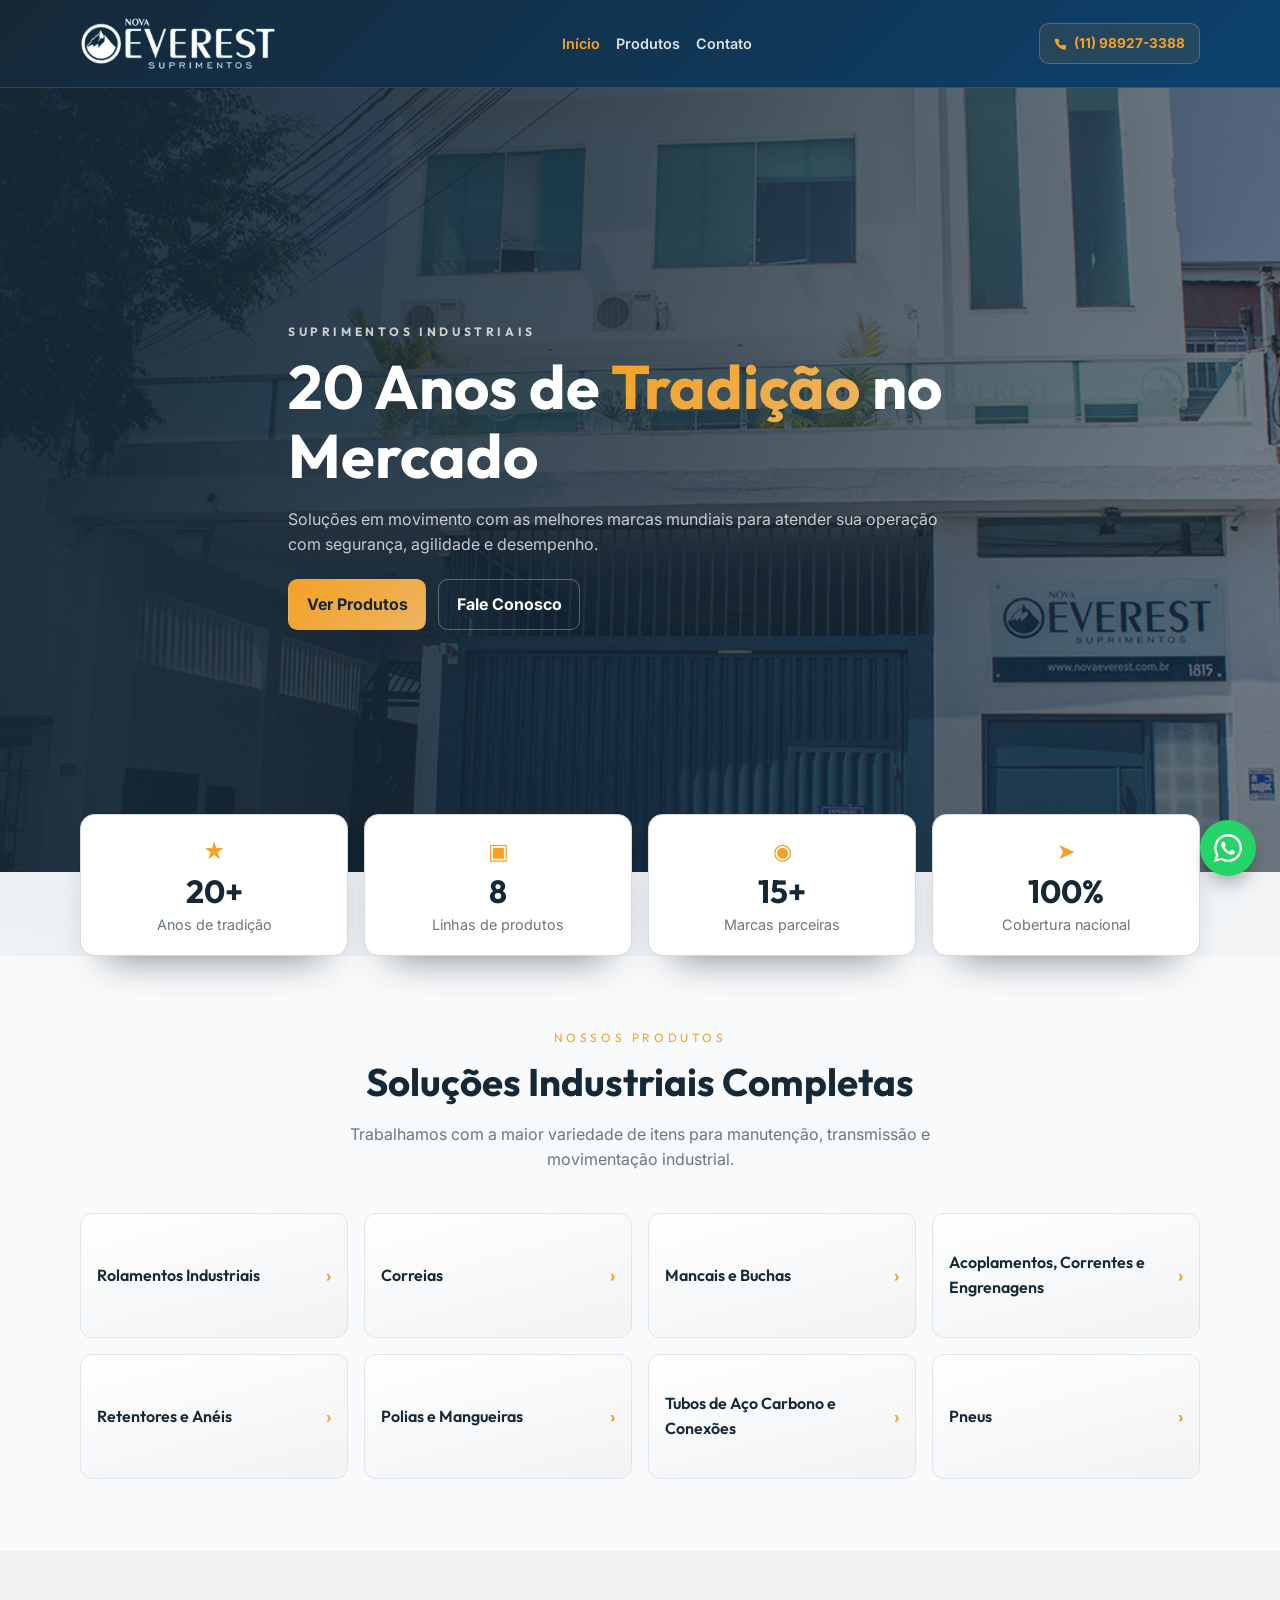
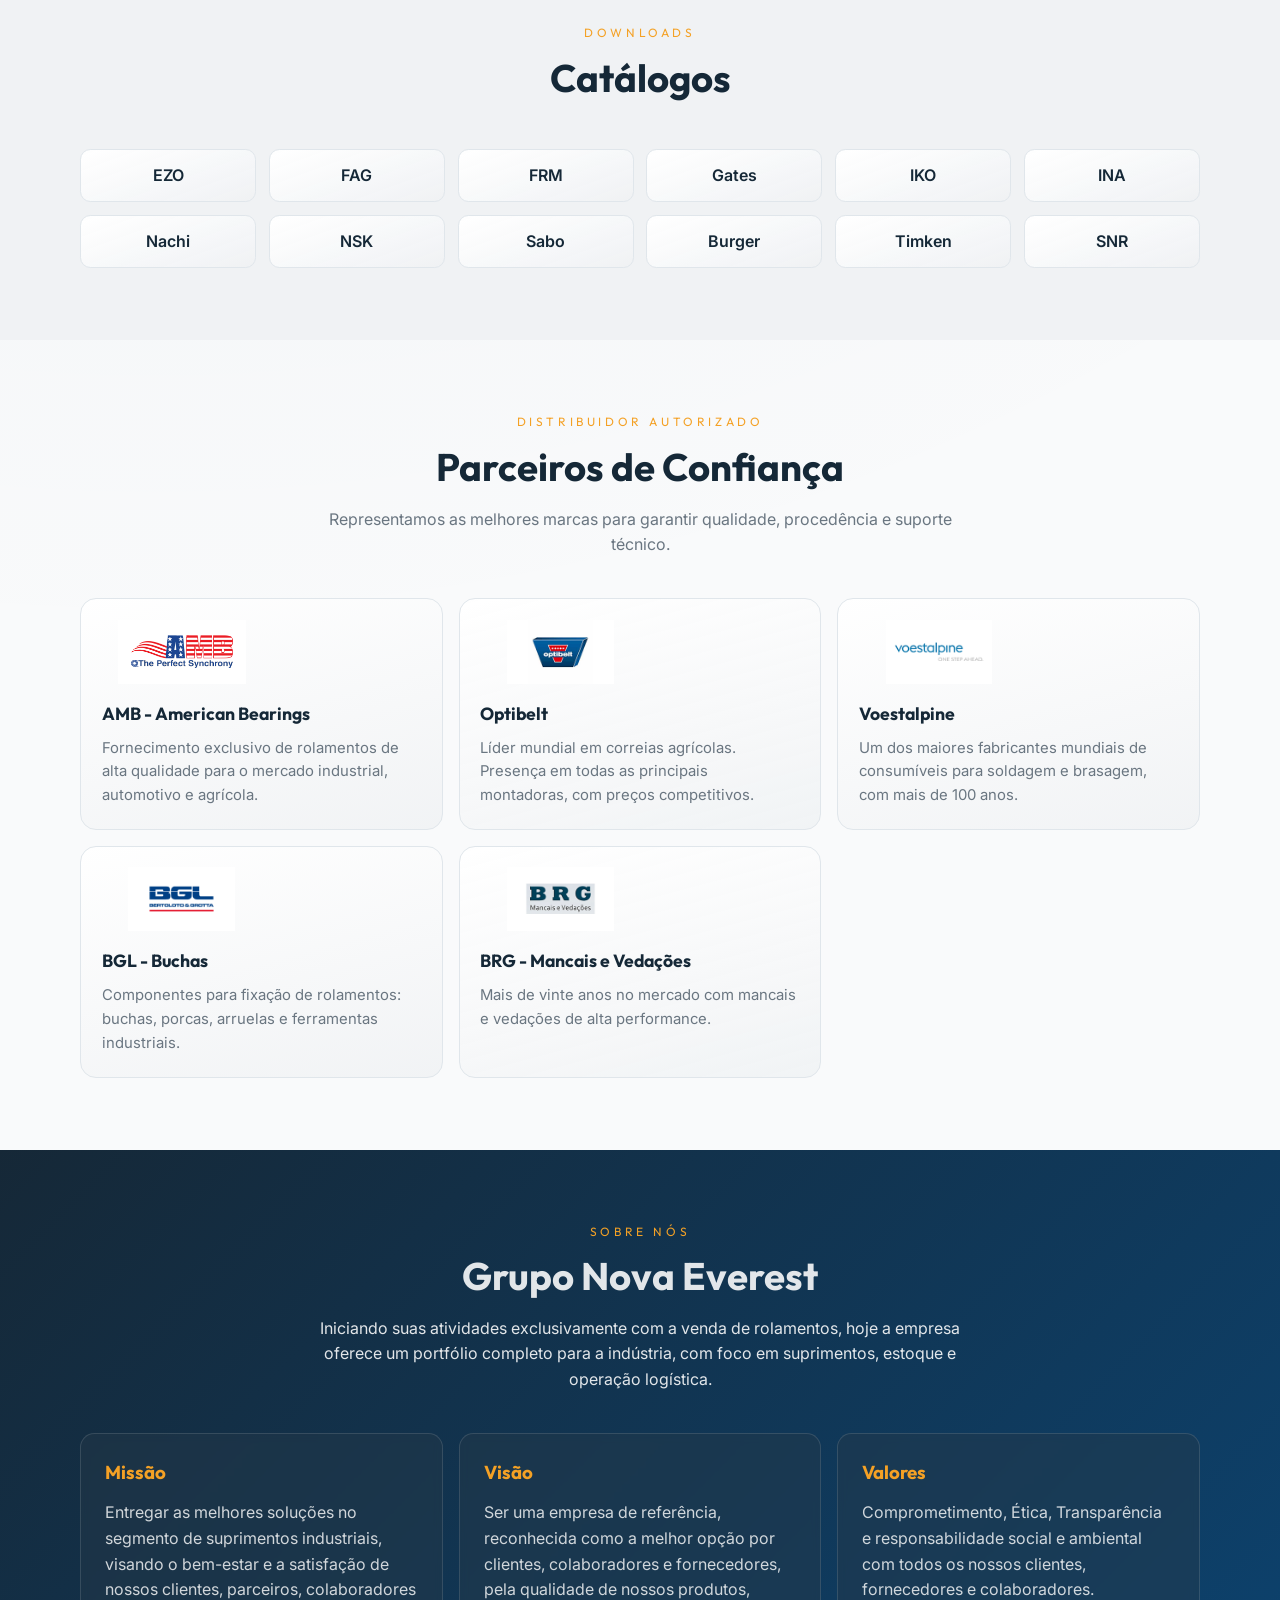
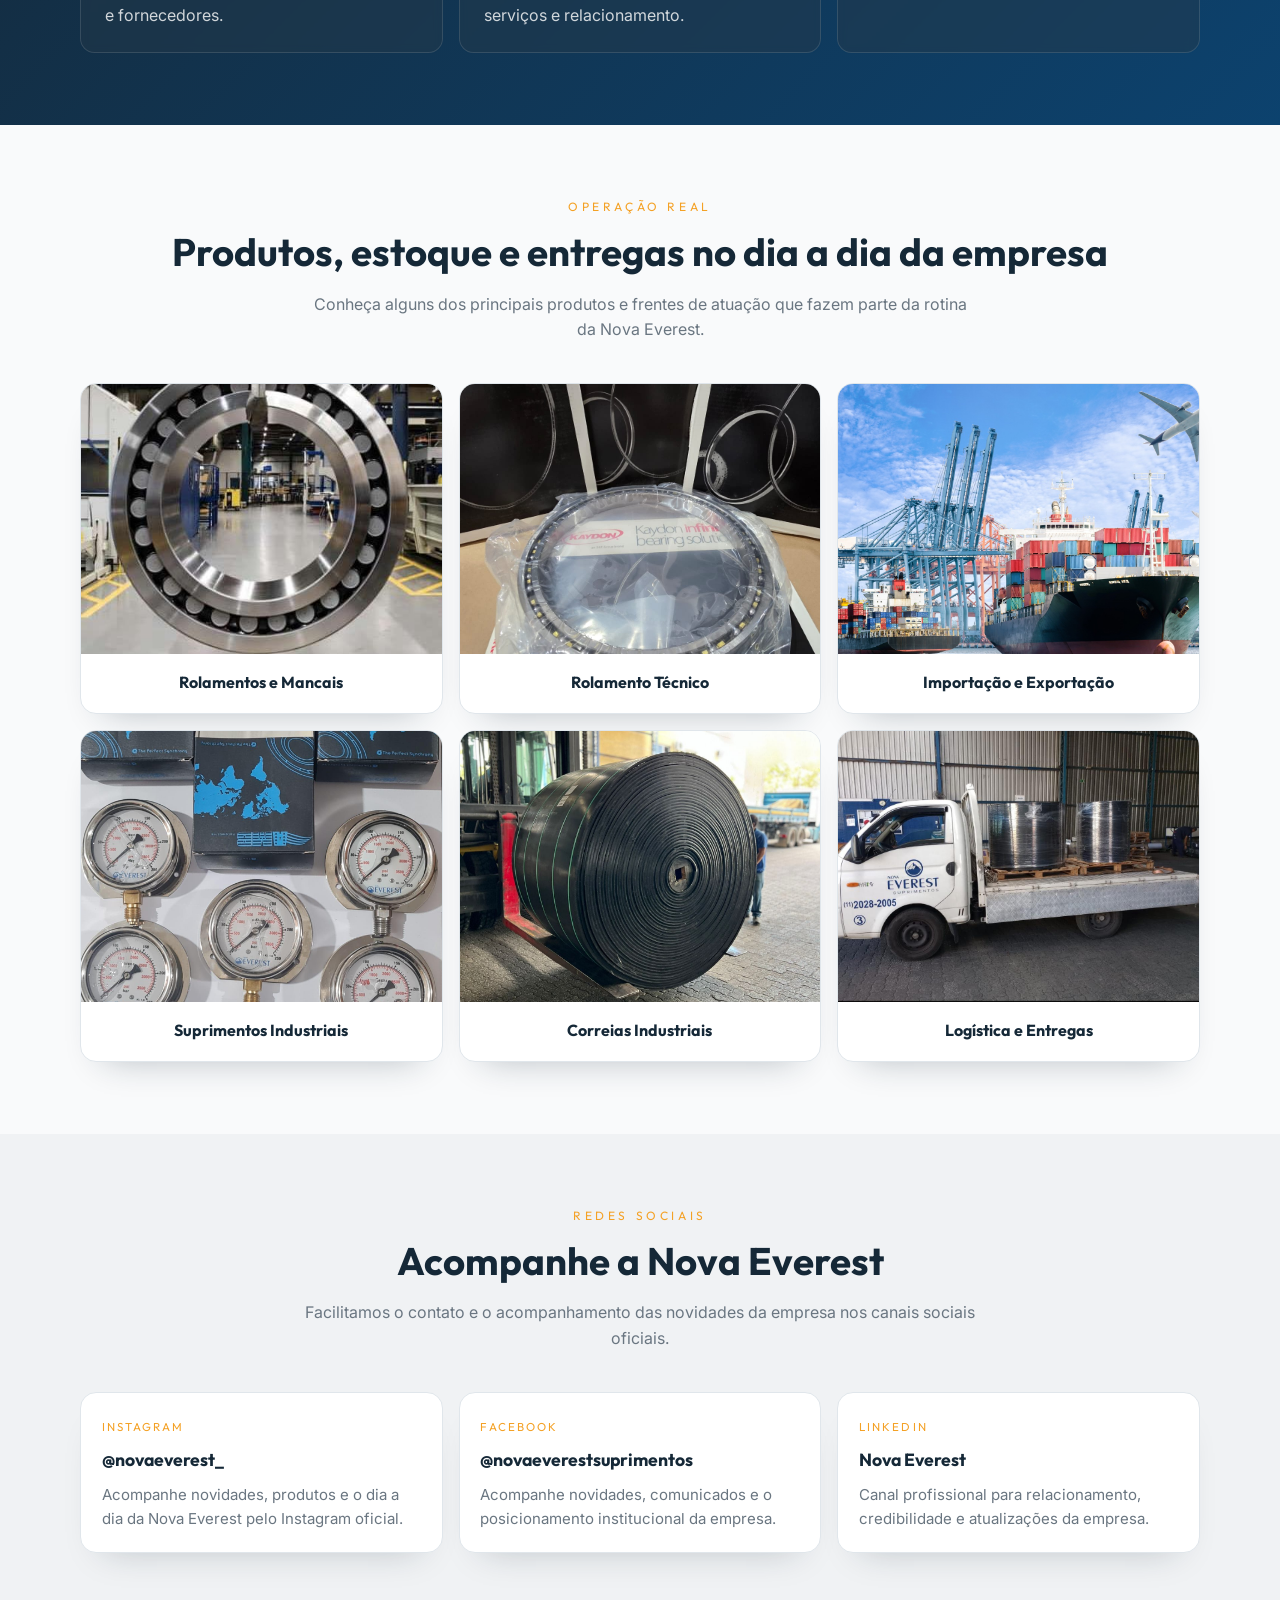
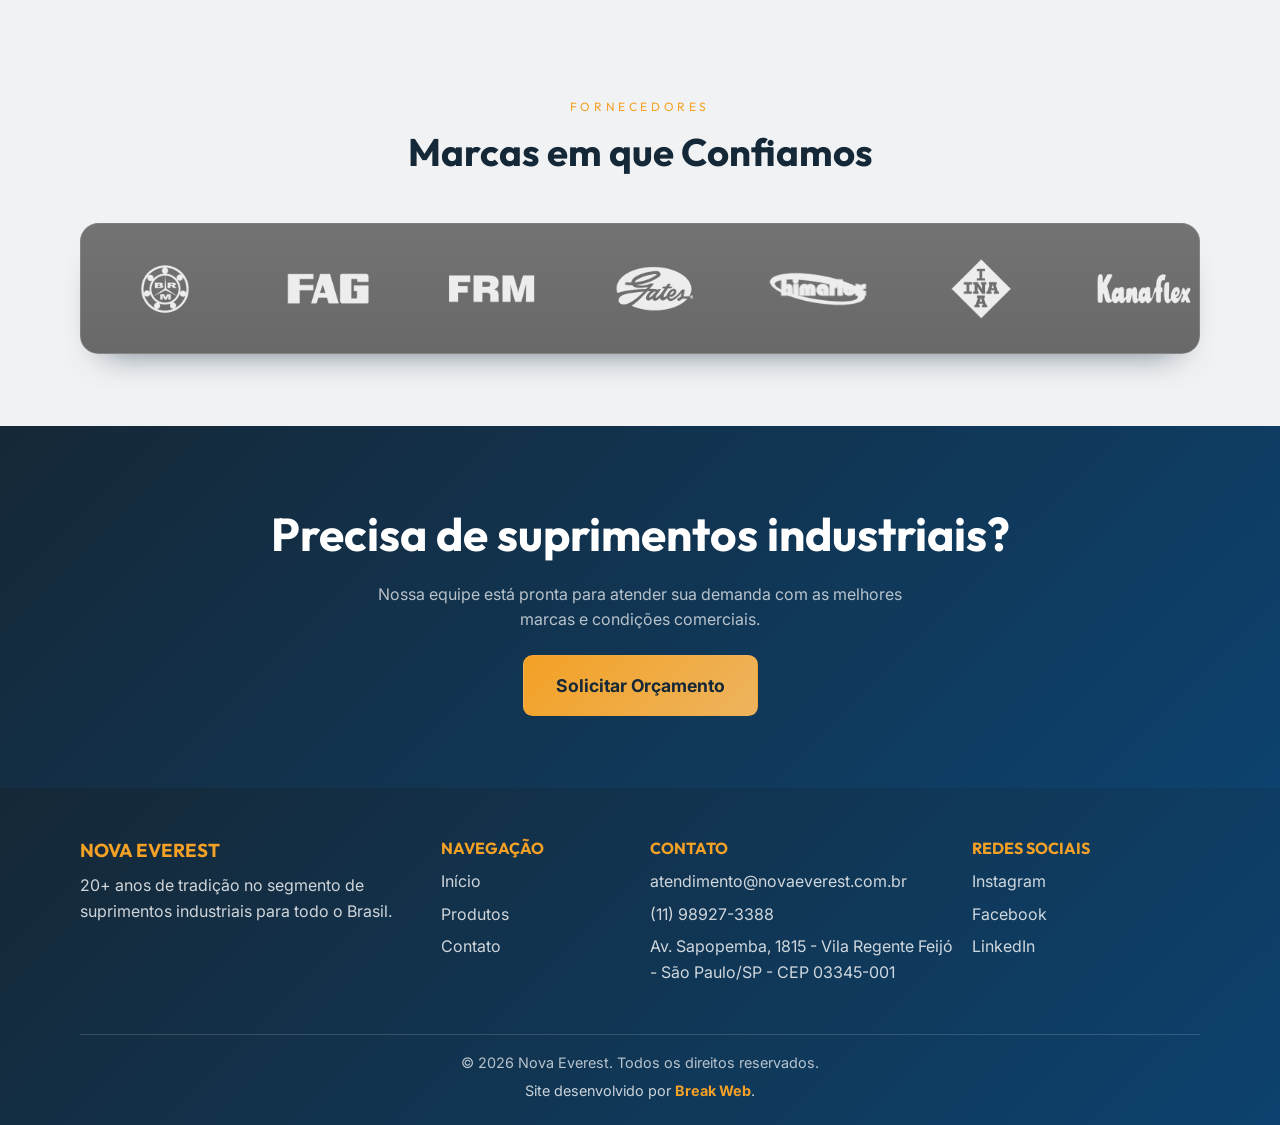
<file: index.html>
﻿<!doctype html>
<html lang="pt-BR">
  <head>
    <meta charset="UTF-8" />
    <meta name="viewport" content="width=device-width, initial-scale=1.0" />
    <title>Nova Everest | Suprimentos Industriais</title>
    <meta name="description" content="Soluções em suprimentos industriais com mais de 20 anos de tradição." />
    <link rel="preconnect" href="https://fonts.googleapis.com" />
    <link rel="preconnect" href="https://fonts.gstatic.com" crossorigin />
    <link href="https://fonts.googleapis.com/css2?family=Inter:wght@400;500;600;700;800;900&family=Outfit:wght@400;500;600;700;800;900&display=swap" rel="stylesheet" />
    <link rel="stylesheet" href="./styles.css" />
    <link rel="icon" type="image/png" href="./assets/favicon-nova-everest-round.png" />
  </head>
  <body>
    <header class="site-header">
      <div class="section-container nav-wrap">
        <a class="brand" href="./index.html" aria-label="Nova Everest">
          <img class="brand-logo" src="./assets/logo-nova-everest-clean.png" alt="Nova Everest" />
        </a>

        <button class="mobile-toggle" type="button" aria-label="Abrir menu" aria-expanded="false" data-menu-toggle>
          <span></span><span></span><span></span>
        </button>

        <nav class="main-nav" data-menu>
          <a class="is-active" href="./index.html">Início</a>
          <a href="./produtos.html">Produtos</a>
          <a href="./contato.html">Contato</a>
          <a class="phone-btn phone-btn-mobile" href="tel:+5511989273388">(11) 98927-3388</a>
        </nav>

        <a class="phone-btn" href="tel:+5511989273388">
          <svg viewBox="0 0 24 24" aria-hidden="true"><path d="M22 16.92v3a2 2 0 0 1-2.18 2A19.78 19.78 0 0 1 3 5.18 2 2 0 0 1 5 3h3a2 2 0 0 1 2 1.72c.12.86.33 1.7.62 2.5a2 2 0 0 1-.45 2.11L9.1 10.4a16 16 0 0 0 4.5 4.5l1.06-1.07a2 2 0 0 1 2.12-.45c.8.29 1.64.5 2.5.62A2 2 0 0 1 22 16.92z"/></svg>
          (11) 98927-3388
        </a>
      </div>
    </header>

    <main>
      <section class="hero section-padding">
        <div class="hero-bg" data-bg-images="./assets/fotos/Frente.jpg"></div>
        <div class="section-container hero-content reveal fade-in">
          <p class="kicker">SUPRIMENTOS INDUSTRIAIS</p>
          <h1>20 Anos de <span class="text-gradient-gold">Tradição</span> no Mercado</h1>
          <p>Soluções em movimento com as melhores marcas mundiais para atender sua operação com segurança, agilidade e desempenho.</p>
          <div class="hero-actions">
            <a class="btn btn-gold" href="./produtos.html">Ver Produtos</a>
            <a class="btn btn-ghost" href="./contato.html">Fale Conosco</a>
          </div>
        </div>
      </section>

      <section class="metrics-wrap">
        <div class="section-container metrics-grid">
          <article class="metric-card reveal slide-up"><span class="metric-icon">★</span><strong>20+</strong><p>Anos de tradição</p></article>
          <article class="metric-card reveal slide-up"><span class="metric-icon">▣</span><strong>8</strong><p>Linhas de produtos</p></article>
          <article class="metric-card reveal slide-up"><span class="metric-icon">◉</span><strong>15+</strong><p>Marcas parceiras</p></article>
          <article class="metric-card reveal slide-up"><span class="metric-icon">➤</span><strong>100%</strong><p>Cobertura nacional</p></article>
        </div>
      </section>

      <section class="section-padding industrial-texture">
        <div class="section-container">
          <header class="section-heading reveal fade-in">
            <p class="label">NOSSOS PRODUTOS</p>
            <h2>Soluções Industriais Completas</h2>
            <p>Trabalhamos com a maior variedade de itens para manutenção, transmissão e movimentação industrial.</p>
          </header>
          <div class="product-grid">
            <a href="./produtos.html#rolamentos-industriais" class="product-card">Rolamentos Industriais <span>›</span></a>
            <a href="./produtos.html#correias" class="product-card">Correias <span>›</span></a>
            <a href="./produtos.html#mancais-e-buchas" class="product-card">Mancais e Buchas <span>›</span></a>
            <a href="./produtos.html#acoplamentos-correntes-e-engrenagens" class="product-card">Acoplamentos, Correntes e Engrenagens <span>›</span></a>
            <a href="./produtos.html#retentores-e-aneis" class="product-card">Retentores e Anéis <span>›</span></a>
            <a href="./produtos.html#polias-e-mangueiras" class="product-card">Polias e Mangueiras <span>›</span></a>
            <a href="./produtos.html#tubos-de-aco-carbono-e-conexoes" class="product-card">Tubos de Aço Carbono e Conexões <span>›</span></a>
            <a href="./produtos.html#pneus" class="product-card">Pneus <span>›</span></a>
          </div>
        </div>
      </section>

      <section class="section-padding surface-alt" id="catalogos">
        <div class="section-container">
          <header class="section-heading reveal fade-in">
            <p class="label">DOWNLOADS</p>
            <h2>Catálogos</h2>
          </header>
          <div class="catalog-grid">
            <a target="_blank" rel="noopener" href="./assets/catalogos/catalogo-ezo.pdf">EZO</a>
            <a target="_blank" rel="noopener" href="./assets/catalogos/catalogo-fag.pdf">FAG</a>
            <a target="_blank" rel="noopener" href="./assets/catalogos/catalogo-frm.pdf">FRM</a>
            <a target="_blank" rel="noopener" href="./assets/catalogos/Catalogo-GATES.pdf">Gates</a>
            <a target="_blank" rel="noopener" href="./assets/catalogos/catalogo-iko.pdf">IKO</a>
            <a target="_blank" rel="noopener" href="./assets/catalogos/catalogo-ina.pdf">INA</a>
            <a target="_blank" rel="noopener" href="./assets/catalogos/catalogo-nachi.pdf">Nachi</a>
            <a target="_blank" rel="noopener" href="./assets/catalogos/catalogo-nsk.pdf">NSK</a>
            <a target="_blank" rel="noopener" href="./assets/catalogos/catalogo-sabo.pdf">Sabo</a>
            <a target="_blank" rel="noopener" href="./assets/catalogos/catalogos-burger.pdf">Burger</a>
            <a target="_blank" rel="noopener" href="./assets/catalogos/catalogo-timken.pdf">Timken</a>
            <a target="_blank" rel="noopener" href="./assets/catalogos/catalogo-snr.pdf">SNR</a>
          </div>
        </div>
      </section>

      <section class="section-padding">
        <div class="section-container">
          <header class="section-heading reveal fade-in">
            <p class="label">DISTRIBUIDOR AUTORIZADO</p>
            <h2>Parceiros de Confiança</h2>
            <p>Representamos as melhores marcas para garantir qualidade, procedência e suporte técnico.</p>
          </header>
          <div class="partner-grid">
            <article class="partner-card"><img src="./assets/distribuidores/Logo-AMB.png" alt="AMB" loading="lazy"/><h3>AMB - American Bearings</h3><p>Fornecimento exclusivo de rolamentos de alta qualidade para o mercado industrial, automotivo e agrícola.</p></article>
            <article class="partner-card"><img src="./assets/distribuidores/parceiro03.png" alt="Optibelt" loading="lazy"/><h3>Optibelt</h3><p>Líder mundial em correias agrícolas. Presença em todas as principais montadoras, com preços competitivos.</p></article>
            <article class="partner-card"><img src="./assets/distribuidores/parceiro01.png" alt="Voestalpine" loading="lazy"/><h3>Voestalpine</h3><p>Um dos maiores fabricantes mundiais de consumíveis para soldagem e brasagem, com mais de 100 anos.</p></article>
            <article class="partner-card"><img src="./assets/distribuidores/parceiro02.png" alt="BGL" loading="lazy"/><h3>BGL - Buchas</h3><p>Componentes para fixação de rolamentos: buchas, porcas, arruelas e ferramentas industriais.</p></article>
            <article class="partner-card"><img src="./assets/distribuidores/parceiro04.png" alt="BRG" loading="lazy"/><h3>BRG - Mancais e Vedações</h3><p>Mais de vinte anos no mercado com mancais e vedações de alta performance.</p></article>
          </div>
        </div>
      </section>

      <section class="section-padding gradient-navy">
        <div class="section-container">
          <header class="section-heading section-heading-light section-heading-centered reveal fade-in">
            <p class="label">SOBRE NÓS</p>
            <h2>Grupo Nova Everest</h2>
            <p>Iniciando suas atividades exclusivamente com a venda de rolamentos, hoje a empresa oferece um portfólio completo para a indústria, com foco em suprimentos, estoque e operação logística.</p>
          </header>
          <div class="mvv-grid">
            <article class="mvv-card"><h3>Missão</h3><p>Entregar as melhores soluções no segmento de suprimentos industriais, visando o bem-estar e a satisfação de nossos clientes, parceiros, colaboradores e fornecedores.</p></article>
            <article class="mvv-card"><h3>Visão</h3><p>Ser uma empresa de referência, reconhecida como a melhor opção por clientes, colaboradores e fornecedores, pela qualidade de nossos produtos, serviços e relacionamento.</p></article>
            <article class="mvv-card"><h3>Valores</h3><p>Comprometimento, Ética, Transparência e responsabilidade social e ambiental com todos os nossos clientes, fornecedores e colaboradores.</p></article>
          </div>
        </div>
      </section>

      <section class="section-padding">
        <div class="section-container">
          <header class="section-heading reveal fade-in">
            <p class="label">OPERAÇÃO REAL</p>
            <h2>Produtos, estoque e entregas no dia a dia da empresa</h2>
            <p>Conheça alguns dos principais produtos e frentes de atuação que fazem parte da rotina da Nova Everest.</p>
          </header>
          <div class="operation-gallery">
            <figure class="operation-card reveal slide-up">
              <img src="./assets/home/rolamento-industrial.jpeg" alt="Rolamento industrial de grande porte em ambiente fabril" loading="lazy" />
              <figcaption>Rolamentos e Mancais</figcaption>
            </figure>
            <figure class="operation-card reveal slide-up">
              <img src="./assets/home/rolamento-kaydon-1.jpeg" alt="Rolamento técnico embalado para fornecimento" loading="lazy" />
              <figcaption>Rolamento Técnico</figcaption>
            </figure>
            <figure class="operation-card operation-card-import reveal slide-up">
              <img src="./assets/home/importacao-exportacao.jpeg" alt="Operação de importação e exportação com navio cargueiro e transporte aéreo" loading="lazy" />
              <figcaption>Importação e Exportação</figcaption>
            </figure>
            <figure class="operation-card reveal slide-up">
              <img src="./assets/home/instrumentos-industriais.jpeg" alt="Instrumentos e suprimentos industriais" loading="lazy" />
              <figcaption>Suprimentos Industriais</figcaption>
            </figure>
            <figure class="operation-card reveal slide-up">
              <img src="./assets/home/correia-bobina.jpeg" alt="Bobina de correia industrial em movimentação" loading="lazy" />
              <figcaption>Correias Industriais</figcaption>
            </figure>
            <figure class="operation-card reveal slide-up">
              <img src="./assets/home/veiculo-entregas.jpeg" alt="Veículo de entregas da Nova Everest carregado" loading="lazy" />
              <figcaption>Logística e Entregas</figcaption>
            </figure>
          </div>
        </div>
      </section>

      <section class="section-padding surface-alt">
        <div class="section-container">
          <header class="section-heading reveal fade-in">
            <p class="label">REDES SOCIAIS</p>
            <h2>Acompanhe a Nova Everest</h2>
            <p>Facilitamos o contato e o acompanhamento das novidades da empresa nos canais sociais oficiais.</p>
          </header>
          <div class="social-links-grid">
            <a class="social-link-card reveal slide-up" href="https://www.instagram.com/novaeverest_/" target="_blank" rel="noopener">
              <span class="social-link-kicker">Instagram</span>
              <h3>@novaeverest_</h3>
              <p>Acompanhe novidades, produtos e o dia a dia da Nova Everest pelo Instagram oficial.</p>
            </a>
            <a class="social-link-card reveal slide-up" href="https://www.facebook.com/novaeverestsuprimentos" target="_blank" rel="noopener">
              <span class="social-link-kicker">Facebook</span>
              <h3>@novaeverestsuprimentos</h3>
              <p>Acompanhe novidades, comunicados e o posicionamento institucional da empresa.</p>
            </a>
            <a class="social-link-card reveal slide-up" href="https://www.linkedin.com/in/novaeverest-2a924a1ab/" target="_blank" rel="noopener">
              <span class="social-link-kicker">LinkedIn</span>
              <h3>Nova Everest</h3>
              <p>Canal profissional para relacionamento, credibilidade e atualizações da empresa.</p>
            </a>
          </div>
        </div>
      </section>

      <section class="section-padding surface-alt">
        <div class="section-container">
          <header class="section-heading reveal fade-in">
            <p class="label">FORNECEDORES</p>
            <h2>Marcas em que Confiamos</h2>
          </header>
          <div class="logo-marquee" aria-label="Marcas fornecedoras">
            <div class="logo-track">
              <img src="./assets/fornecedores/logo15.png" alt="Fornecedor 15" loading="lazy" />
              <img src="./assets/fornecedores/logo01.png" alt="Fornecedor 1" loading="lazy" />
              <img src="./assets/fornecedores/logo03.png" alt="Fornecedor 3" loading="lazy" />
              <img src="./assets/fornecedores/logo05.png" alt="Fornecedor 5" loading="lazy" />
              <img src="./assets/fornecedores/logo02.png" alt="Fornecedor 2" loading="lazy" />
              <img src="./assets/fornecedores/logo08.png" alt="Fornecedor 8" loading="lazy" />
              <img src="./assets/fornecedores/logo13.png" alt="Fornecedor 13" loading="lazy" />
              <img src="./assets/fornecedores/logo12.png" alt="Fornecedor 12" loading="lazy" />
              <img src="./assets/fornecedores/logo04.png" alt="Fornecedor 4" loading="lazy" />
              <img src="./assets/fornecedores/logo11.png" alt="Fornecedor 11" loading="lazy" />
              <img src="./assets/fornecedores/logo14.png" alt="Fornecedor 14" loading="lazy" />
              <img src="./assets/fornecedores/logo09.png" alt="Fornecedor 9" loading="lazy" />
              <img src="./assets/fornecedores/logo07.png" alt="Fornecedor 7" loading="lazy" />
              <img src="./assets/fornecedores/logo06.png" alt="Fornecedor 6" loading="lazy" />
              <img src="./assets/fornecedores/logo10.png" alt="Fornecedor 10" loading="lazy" />

              <img src="./assets/fornecedores/logo15.png" alt="" loading="lazy" aria-hidden="true" />
              <img src="./assets/fornecedores/logo01.png" alt="" loading="lazy" aria-hidden="true" />
              <img src="./assets/fornecedores/logo03.png" alt="" loading="lazy" aria-hidden="true" />
              <img src="./assets/fornecedores/logo05.png" alt="" loading="lazy" aria-hidden="true" />
              <img src="./assets/fornecedores/logo02.png" alt="" loading="lazy" aria-hidden="true" />
              <img src="./assets/fornecedores/logo08.png" alt="" loading="lazy" aria-hidden="true" />
              <img src="./assets/fornecedores/logo13.png" alt="" loading="lazy" aria-hidden="true" />
              <img src="./assets/fornecedores/logo12.png" alt="" loading="lazy" aria-hidden="true" />
              <img src="./assets/fornecedores/logo04.png" alt="" loading="lazy" aria-hidden="true" />
              <img src="./assets/fornecedores/logo11.png" alt="" loading="lazy" aria-hidden="true" />
              <img src="./assets/fornecedores/logo14.png" alt="" loading="lazy" aria-hidden="true" />
              <img src="./assets/fornecedores/logo09.png" alt="" loading="lazy" aria-hidden="true" />
              <img src="./assets/fornecedores/logo07.png" alt="" loading="lazy" aria-hidden="true" />
              <img src="./assets/fornecedores/logo06.png" alt="" loading="lazy" aria-hidden="true" />
              <img src="./assets/fornecedores/logo10.png" alt="" loading="lazy" aria-hidden="true" />
            </div>
          </div>
        </div>
      </section>

      <section class="section-padding gradient-navy final-cta">
        <div class="section-container reveal fade-in">
          <h2>Precisa de suprimentos industriais?</h2>
          <p>Nossa equipe está pronta para atender sua demanda com as melhores marcas e condições comerciais.</p>
          <a class="btn btn-gold btn-lg" href="./contato.html">Solicitar Orçamento</a>
        </div>
      </section>
    </main>

    <footer class="site-footer">
      <div class="section-container footer-grid">
        <div>
          <h3>NOVA EVEREST</h3>
          <p>20+ anos de tradição no segmento de suprimentos industriais para todo o Brasil.</p>
        </div>
        <div>
          <h4>NAVEGAÇÃO</h4>
          <a href="./index.html">Início</a>
          <a href="./produtos.html">Produtos</a>
          <a href="./contato.html">Contato</a>
        </div>
        <div>
          <h4>CONTATO</h4>
          <a href="mailto:atendimento@novaeverest.com.br">atendimento@novaeverest.com.br</a>
          <a href="tel:+5511989273388">(11) 98927-3388</a>
          <p>Av. Sapopemba, 1815 - Vila Regente Feijó - São Paulo/SP - CEP 03345-001</p>
        </div>
        <div>
          <h4>REDES SOCIAIS</h4>
          <a href="https://www.instagram.com/novaeverest_/" target="_blank" rel="noopener">Instagram</a>
          <a href="https://www.facebook.com/novaeverestsuprimentos" target="_blank" rel="noopener">Facebook</a>
          <a href="https://www.linkedin.com/in/novaeverest-2a924a1ab/" target="_blank" rel="noopener">LinkedIn</a>
        </div>
      </div>
      <div class="section-container footer-copy">
        <span>© 2026 Nova Everest. Todos os direitos reservados.</span>
        <span class="footer-credit">Site desenvolvido por <a href="https://breakweb.com.br/" target="_blank" rel="noopener">Break Web</a>.</span>
      </div>
    </footer>

    <a class="whatsapp-float" href="https://wa.me/5511989273388" target="_blank" rel="noopener" aria-label="Falar no WhatsApp">
      <svg viewBox="0 0 24 24" aria-hidden="true"><path d="M20.52 3.48A11.86 11.86 0 0 0 12.06 0 11.94 11.94 0 0 0 1.68 17.87L0 24l6.3-1.65A11.93 11.93 0 0 0 12 24h.05A11.95 11.95 0 0 0 24 12.06a11.85 11.85 0 0 0-3.48-8.58Zm-8.46 18.5h-.04a9.88 9.88 0 0 1-5.03-1.38l-.36-.21-3.74.98 1-3.65-.24-.37a9.9 9.9 0 1 1 8.41 4.63Zm5.43-7.41c-.3-.15-1.76-.87-2.03-.97-.27-.1-.47-.15-.66.15-.2.3-.76.97-.93 1.16-.17.2-.34.23-.64.08-.3-.15-1.26-.46-2.4-1.46a8.98 8.98 0 0 1-1.66-2.06c-.18-.3-.02-.46.13-.6.13-.13.3-.34.45-.5.15-.17.2-.3.3-.5.1-.2.05-.37-.02-.52-.08-.15-.67-1.62-.92-2.22-.24-.57-.48-.5-.66-.5h-.56c-.2 0-.52.08-.8.37-.27.3-1.03 1-1.03 2.45 0 1.45 1.05 2.86 1.2 3.06.15.2 2.06 3.14 5 4.4.7.3 1.25.48 1.67.61.7.22 1.33.19 1.84.12.56-.08 1.76-.72 2-1.42.25-.7.25-1.3.17-1.42-.08-.12-.27-.2-.57-.35Z"/></svg>
    </a>

    <script src="./script.js"></script>
  </body>
</html>
</file>
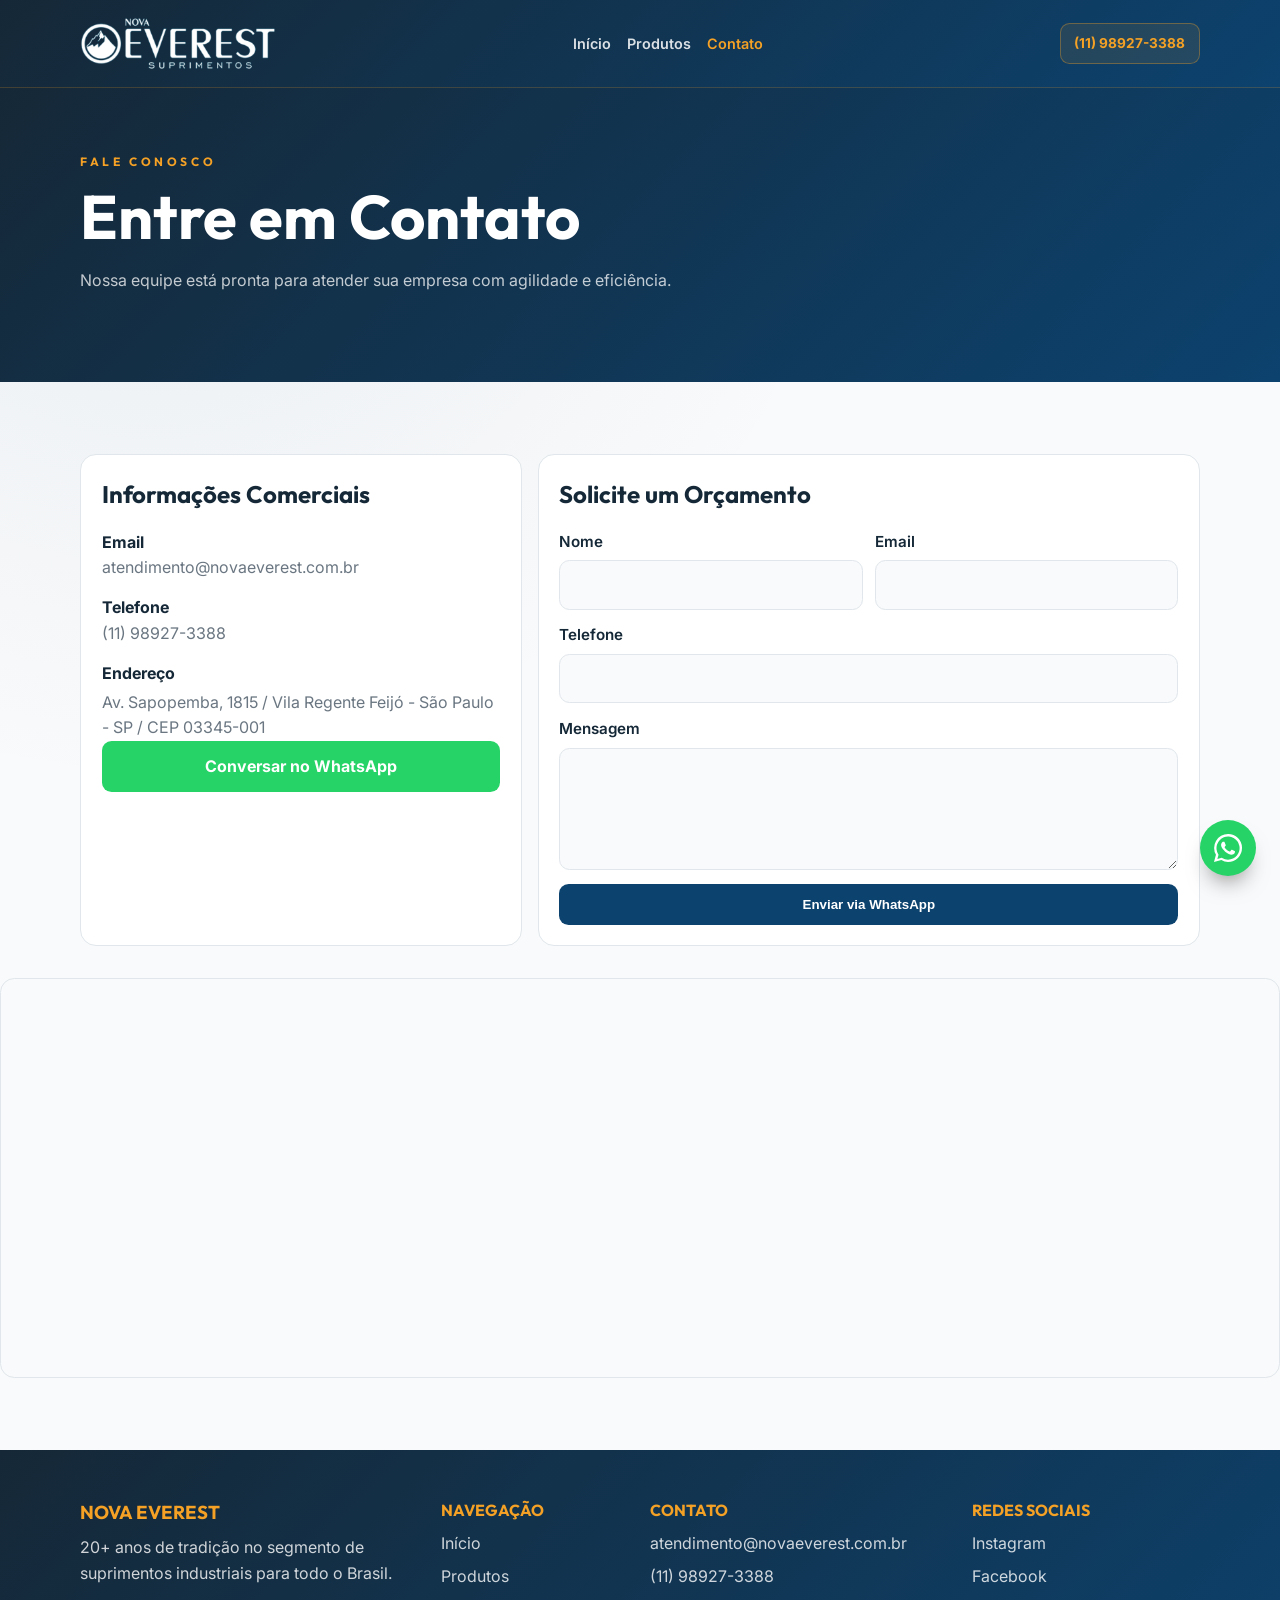
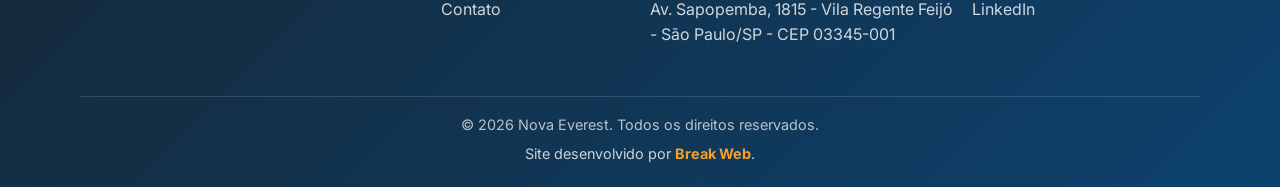
<file: contato.html>
﻿<!doctype html>
<html lang="pt-BR">
  <head>
    <meta charset="UTF-8" />
    <meta name="viewport" content="width=device-width, initial-scale=1.0" />
    <title>Contato | Nova Everest</title>
    <meta name="description" content="Entre em contato com a Nova Everest para solicitar orçamento." />
    <link rel="preconnect" href="https://fonts.googleapis.com" />
    <link rel="preconnect" href="https://fonts.gstatic.com" crossorigin />
    <link href="https://fonts.googleapis.com/css2?family=Inter:wght@400;500;600;700;800;900&family=Outfit:wght@400;500;600;700;800;900&display=swap" rel="stylesheet" />
    <link rel="stylesheet" href="./styles.css" />
    <link rel="icon" type="image/png" href="./assets/favicon-nova-everest-round.png" />
  </head>
  <body>
    <header class="site-header">
      <div class="section-container nav-wrap">
        <a class="brand" href="./index.html" aria-label="Nova Everest">
          <img class="brand-logo" src="./assets/logo-nova-everest-clean.png" alt="Nova Everest" />
        </a>
        <button class="mobile-toggle" type="button" aria-label="Abrir menu" aria-expanded="false" data-menu-toggle>
          <span></span><span></span><span></span>
        </button>
        <nav class="main-nav" data-menu>
          <a href="./index.html">Início</a>
          <a href="./produtos.html">Produtos</a>
          <a class="is-active" href="./contato.html">Contato</a>
          <a class="phone-btn phone-btn-mobile" href="tel:+5511989273388">(11) 98927-3388</a>
        </nav>
        <a class="phone-btn" href="tel:+5511989273388">(11) 98927-3388</a>
      </div>
    </header>

    <main>
      <section class="page-head gradient-navy section-padding">
        <div class="section-container reveal fade-in">
          <p class="kicker">FALE CONOSCO</p>
          <h1>Entre em Contato</h1>
          <p>Nossa equipe está pronta para atender sua empresa com agilidade e eficiência.</p>
        </div>
      </section>

      <section class="section-padding">
        <div class="section-container contact-grid">
          <aside class="contact-info">
            <h2>Informações Comerciais</h2>
            <div class="info-item">
              <h3>Email</h3>
              <a href="mailto:atendimento@novaeverest.com.br">atendimento@novaeverest.com.br</a>
            </div>
            <div class="info-item">
              <h3>Telefone</h3>
              <a href="tel:+5511989273388">(11) 98927-3388</a>
            </div>
            <div class="info-item">
              <h3>Endereço</h3>
              <p>Av. Sapopemba, 1815 / Vila Regente Feijó - São Paulo - SP / CEP 03345-001</p>
            </div>
            <a class="btn btn-whatsapp" href="https://wa.me/5511989273388" target="_blank" rel="noopener">Conversar no WhatsApp</a>
          </aside>

          <section class="form-wrap">
            <h2>Solicite um Orçamento</h2>
            <form id="whatsapp-form" class="contact-form">
              <div class="two-fields">
                <label>Nome
                  <input type="text" name="nome" required />
                </label>
                <label>Email
                  <input type="email" name="email" required />
                </label>
              </div>
              <label>Telefone
                <input type="tel" name="telefone" />
              </label>
              <label>Mensagem
                <textarea name="mensagem" rows="4" required></textarea>
              </label>
              <button class="btn btn-primary" type="submit">Enviar via WhatsApp</button>
            </form>
          </section>
        </div>

        <div class="map-wrap">
          <iframe
            title="Mapa Nova Everest"
            src="https://www.google.com/maps?q=Av.%20Sapopemba%2C%201815%2C%20S%C3%A3o%20Paulo%20SP&output=embed"
            loading="lazy"
            referrerpolicy="no-referrer-when-downgrade"
            allowfullscreen>
          </iframe>
        </div>
      </section>
    </main>

    <footer class="site-footer">
      <div class="section-container footer-grid">
        <div><h3>NOVA EVEREST</h3><p>20+ anos de tradição no segmento de suprimentos industriais para todo o Brasil.</p></div>
        <div><h4>NAVEGAÇÃO</h4><a href="./index.html">Início</a><a href="./produtos.html">Produtos</a><a href="./contato.html">Contato</a></div>
        <div><h4>CONTATO</h4><a href="mailto:atendimento@novaeverest.com.br">atendimento@novaeverest.com.br</a><a href="tel:+5511989273388">(11) 98927-3388</a><p>Av. Sapopemba, 1815 - Vila Regente Feijó - São Paulo/SP - CEP 03345-001</p></div>
        <div><h4>REDES SOCIAIS</h4><a href="https://www.instagram.com/novaeverest_/" target="_blank" rel="noopener">Instagram</a><a href="https://www.facebook.com/novaeverestsuprimentos" target="_blank" rel="noopener">Facebook</a><a href="https://www.linkedin.com/in/novaeverest-2a924a1ab/" target="_blank" rel="noopener">LinkedIn</a></div>
      </div>
      <div class="section-container footer-copy">
        <span>© 2026 Nova Everest. Todos os direitos reservados.</span>
        <span class="footer-credit">Site desenvolvido por <a href="https://breakweb.com.br/" target="_blank" rel="noopener">Break Web</a>.</span>
      </div>
    </footer>

    <a class="whatsapp-float" href="https://wa.me/5511989273388" target="_blank" rel="noopener" aria-label="Falar no WhatsApp">
      <svg viewBox="0 0 24 24" aria-hidden="true"><path d="M20.52 3.48A11.86 11.86 0 0 0 12.06 0 11.94 11.94 0 0 0 1.68 17.87L0 24l6.3-1.65A11.93 11.93 0 0 0 12 24h.05A11.95 11.95 0 0 0 24 12.06a11.85 11.85 0 0 0-3.48-8.58Zm-8.46 18.5h-.04a9.88 9.88 0 0 1-5.03-1.38l-.36-.21-3.74.98 1-3.65-.24-.37a9.9 9.9 0 1 1 8.41 4.63Zm5.43-7.41c-.3-.15-1.76-.87-2.03-.97-.27-.1-.47-.15-.66.15-.2.3-.76.97-.93 1.16-.17.2-.34.23-.64.08-.3-.15-1.26-.46-2.4-1.46a8.98 8.98 0 0 1-1.66-2.06c-.18-.3-.02-.46.13-.6.13-.13.3-.34.45-.5.15-.17.2-.3.3-.5.1-.2.05-.37-.02-.52-.08-.15-.67-1.62-.92-2.22-.24-.57-.48-.5-.66-.5h-.56c-.2 0-.52.08-.8.37-.27.3-1.03 1-1.03 2.45 0 1.45 1.05 2.86 1.2 3.06.15.2 2.06 3.14 5 4.4.7.3 1.25.48 1.67.61.7.22 1.33.19 1.84.12.56-.08 1.76-.72 2-1.42.25-.7.25-1.3.17-1.42-.08-.12-.27-.2-.57-.35Z"/></svg>
    </a>
    <script src="./script.js"></script>
  </body>
</html>
</file>
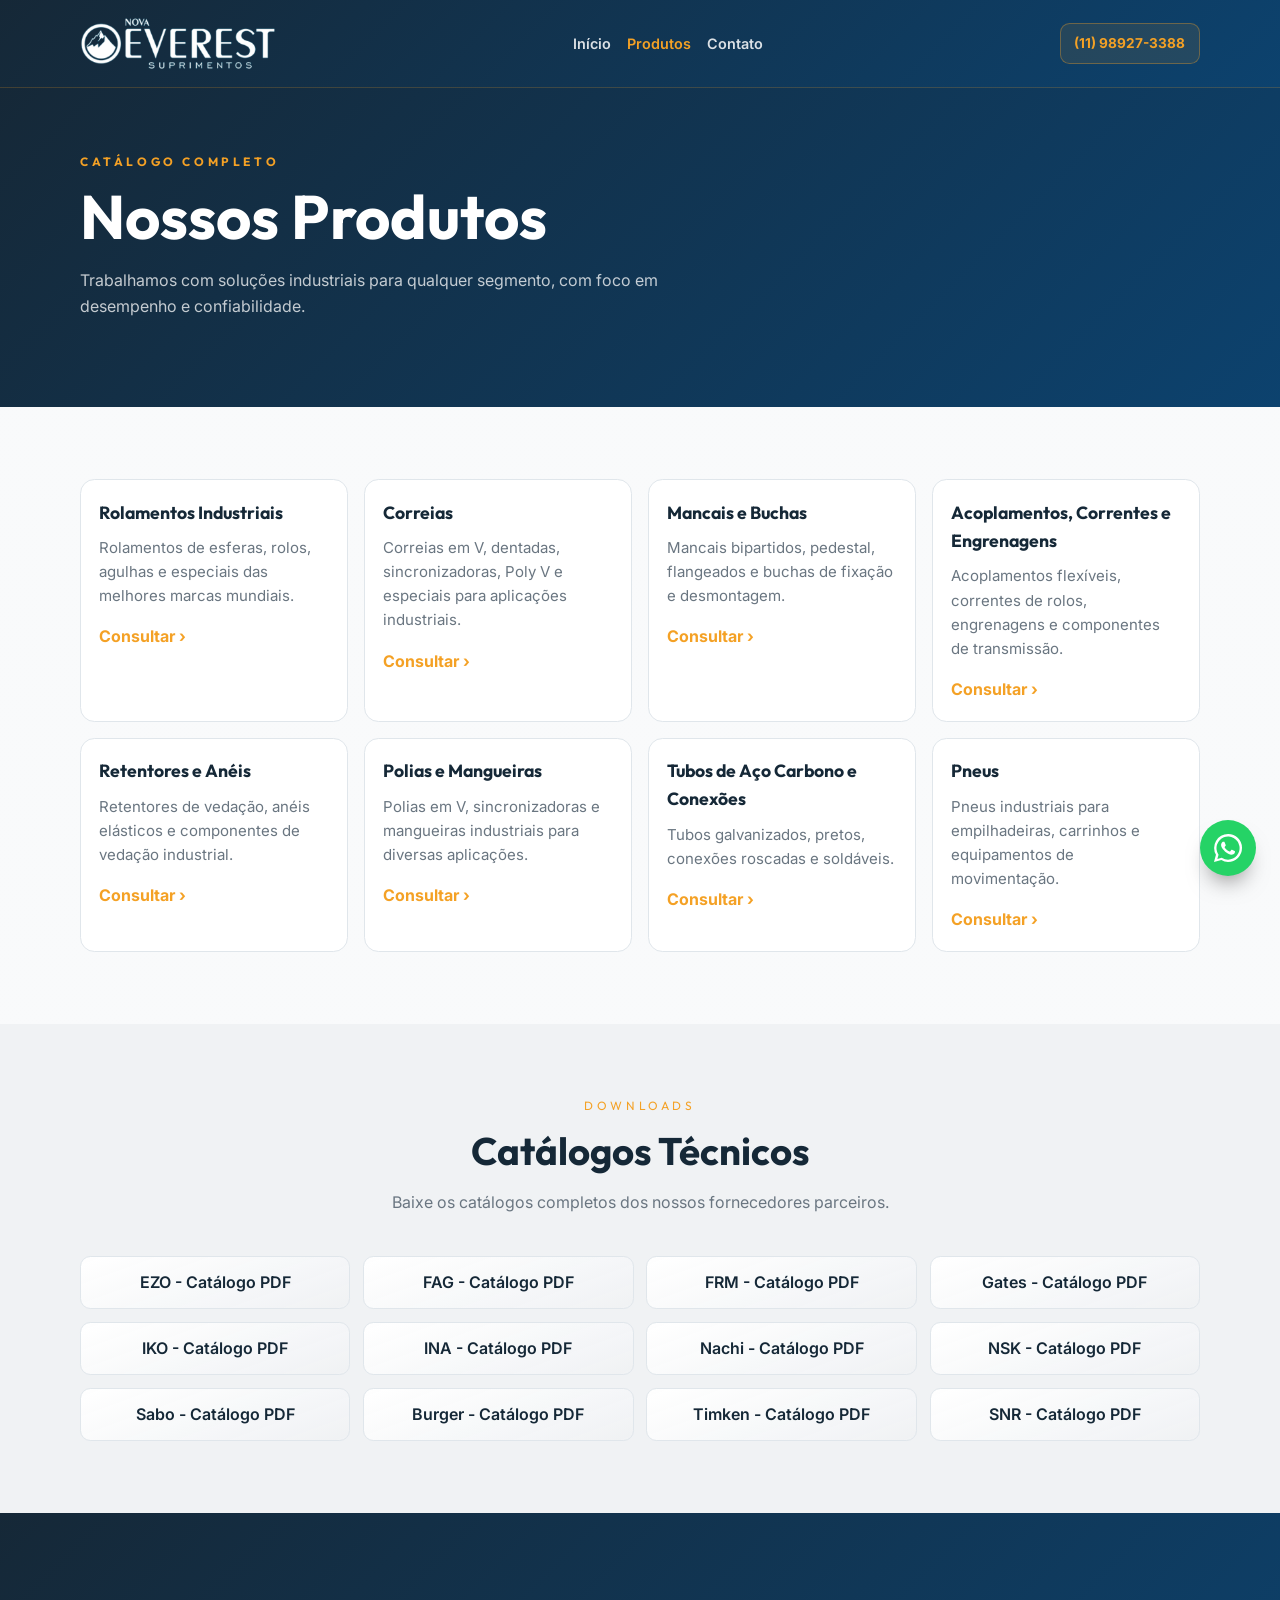
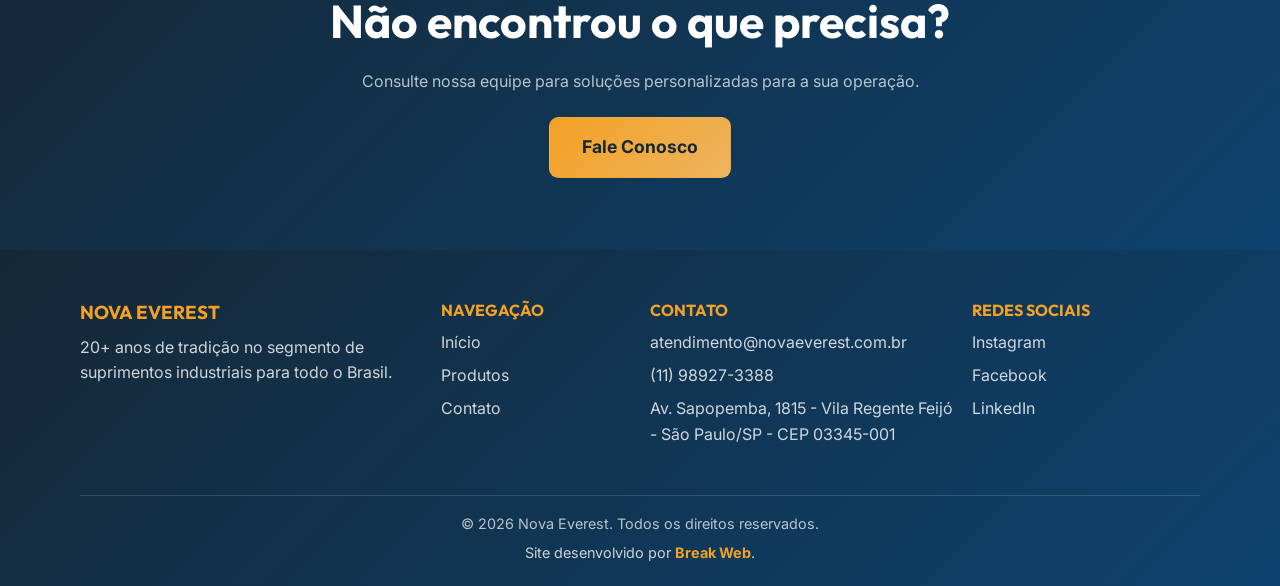
<file: produtos.html>
﻿<!doctype html>
<html lang="pt-BR">
  <head>
    <meta charset="UTF-8" />
    <meta name="viewport" content="width=device-width, initial-scale=1.0" />
    <title>Produtos | Nova Everest</title>
    <meta name="description" content="Catálogo completo de produtos industriais da Nova Everest." />
    <link rel="preconnect" href="https://fonts.googleapis.com" />
    <link rel="preconnect" href="https://fonts.gstatic.com" crossorigin />
    <link href="https://fonts.googleapis.com/css2?family=Inter:wght@400;500;600;700;800;900&family=Outfit:wght@400;500;600;700;800;900&display=swap" rel="stylesheet" />
    <link rel="stylesheet" href="./styles.css" />
    <link rel="icon" type="image/png" href="./assets/favicon-nova-everest-round.png" />
  </head>
  <body>
    <header class="site-header">
      <div class="section-container nav-wrap">
        <a class="brand" href="./index.html" aria-label="Nova Everest">
          <img class="brand-logo" src="./assets/logo-nova-everest-clean.png" alt="Nova Everest" />
        </a>
        <button class="mobile-toggle" type="button" aria-label="Abrir menu" aria-expanded="false" data-menu-toggle>
          <span></span><span></span><span></span>
        </button>
        <nav class="main-nav" data-menu>
          <a href="./index.html">Início</a>
          <a class="is-active" href="./produtos.html">Produtos</a>
          <a href="./contato.html">Contato</a>
          <a class="phone-btn phone-btn-mobile" href="tel:+5511989273388">(11) 98927-3388</a>
        </nav>
        <a class="phone-btn" href="tel:+5511989273388">(11) 98927-3388</a>
      </div>
    </header>

    <main>
      <section class="page-head gradient-navy section-padding">
        <div class="section-container reveal fade-in">
          <p class="kicker">CATÁLOGO COMPLETO</p>
          <h1>Nossos Produtos</h1>
          <p>Trabalhamos com soluções industriais para qualquer segmento, com foco em desempenho e confiabilidade.</p>
        </div>
      </section>

      <section class="section-padding industrial-texture">
        <div class="section-container">
          <div class="products-detail-grid">
            <article class="detail-card" id="rolamentos-industriais"><h3>Rolamentos Industriais</h3><p>Rolamentos de esferas, rolos, agulhas e especiais das melhores marcas mundiais.</p><a href="./contato.html">Consultar ›</a></article>
            <article class="detail-card" id="correias"><h3>Correias</h3><p>Correias em V, dentadas, sincronizadoras, Poly V e especiais para aplicações industriais.</p><a href="./contato.html">Consultar ›</a></article>
            <article class="detail-card" id="mancais-e-buchas"><h3>Mancais e Buchas</h3><p>Mancais bipartidos, pedestal, flangeados e buchas de fixação e desmontagem.</p><a href="./contato.html">Consultar ›</a></article>
            <article class="detail-card" id="acoplamentos-correntes-e-engrenagens"><h3>Acoplamentos, Correntes e Engrenagens</h3><p>Acoplamentos flexíveis, correntes de rolos, engrenagens e componentes de transmissão.</p><a href="./contato.html">Consultar ›</a></article>
            <article class="detail-card" id="retentores-e-aneis"><h3>Retentores e Anéis</h3><p>Retentores de vedação, anéis elásticos e componentes de vedação industrial.</p><a href="./contato.html">Consultar ›</a></article>
            <article class="detail-card" id="polias-e-mangueiras"><h3>Polias e Mangueiras</h3><p>Polias em V, sincronizadoras e mangueiras industriais para diversas aplicações.</p><a href="./contato.html">Consultar ›</a></article>
            <article class="detail-card" id="tubos-de-aco-carbono-e-conexoes"><h3>Tubos de Aço Carbono e Conexões</h3><p>Tubos galvanizados, pretos, conexões roscadas e soldáveis.</p><a href="./contato.html">Consultar ›</a></article>
            <article class="detail-card" id="pneus"><h3>Pneus</h3><p>Pneus industriais para empilhadeiras, carrinhos e equipamentos de movimentação.</p><a href="./contato.html">Consultar ›</a></article>
          </div>
        </div>
      </section>

      <section class="section-padding surface-alt" id="catalogos">
        <div class="section-container">
          <header class="section-heading reveal fade-in">
            <p class="label">DOWNLOADS</p>
            <h2>Catálogos Técnicos</h2>
            <p>Baixe os catálogos completos dos nossos fornecedores parceiros.</p>
          </header>
          <div class="catalog-grid catalog-grid-large">
            <a target="_blank" rel="noopener" href="./assets/catalogos/catalogo-ezo.pdf">EZO - Catálogo PDF</a>
            <a target="_blank" rel="noopener" href="./assets/catalogos/catalogo-fag.pdf">FAG - Catálogo PDF</a>
            <a target="_blank" rel="noopener" href="./assets/catalogos/catalogo-frm.pdf">FRM - Catálogo PDF</a>
            <a target="_blank" rel="noopener" href="./assets/catalogos/Catalogo-GATES.pdf">Gates - Catálogo PDF</a>
            <a target="_blank" rel="noopener" href="./assets/catalogos/catalogo-iko.pdf">IKO - Catálogo PDF</a>
            <a target="_blank" rel="noopener" href="./assets/catalogos/catalogo-ina.pdf">INA - Catálogo PDF</a>
            <a target="_blank" rel="noopener" href="./assets/catalogos/catalogo-nachi.pdf">Nachi - Catálogo PDF</a>
            <a target="_blank" rel="noopener" href="./assets/catalogos/catalogo-nsk.pdf">NSK - Catálogo PDF</a>
            <a target="_blank" rel="noopener" href="./assets/catalogos/catalogo-sabo.pdf">Sabo - Catálogo PDF</a>
            <a target="_blank" rel="noopener" href="./assets/catalogos/catalogos-burger.pdf">Burger - Catálogo PDF</a>
            <a target="_blank" rel="noopener" href="./assets/catalogos/catalogo-timken.pdf">Timken - Catálogo PDF</a>
            <a target="_blank" rel="noopener" href="./assets/catalogos/catalogo-snr.pdf">SNR - Catálogo PDF</a>
          </div>
        </div>
      </section>

      <section class="section-padding gradient-navy final-cta">
        <div class="section-container reveal fade-in">
          <h2>Não encontrou o que precisa?</h2>
          <p>Consulte nossa equipe para soluções personalizadas para a sua operação.</p>
          <a class="btn btn-gold btn-lg" href="./contato.html">Fale Conosco</a>
        </div>
      </section>
    </main>

    <footer class="site-footer">
      <div class="section-container footer-grid">
        <div><h3>NOVA EVEREST</h3><p>20+ anos de tradição no segmento de suprimentos industriais para todo o Brasil.</p></div>
        <div><h4>NAVEGAÇÃO</h4><a href="./index.html">Início</a><a href="./produtos.html">Produtos</a><a href="./contato.html">Contato</a></div>
        <div><h4>CONTATO</h4><a href="mailto:atendimento@novaeverest.com.br">atendimento@novaeverest.com.br</a><a href="tel:+5511989273388">(11) 98927-3388</a><p>Av. Sapopemba, 1815 - Vila Regente Feijó - São Paulo/SP - CEP 03345-001</p></div>
        <div><h4>REDES SOCIAIS</h4><a href="https://www.instagram.com/novaeverest_/" target="_blank" rel="noopener">Instagram</a><a href="https://www.facebook.com/novaeverestsuprimentos" target="_blank" rel="noopener">Facebook</a><a href="https://www.linkedin.com/in/novaeverest-2a924a1ab/" target="_blank" rel="noopener">LinkedIn</a></div>
      </div>
      <div class="section-container footer-copy">
        <span>© 2026 Nova Everest. Todos os direitos reservados.</span>
        <span class="footer-credit">Site desenvolvido por <a href="https://breakweb.com.br/" target="_blank" rel="noopener">Break Web</a>.</span>
      </div>
    </footer>

    <a class="whatsapp-float" href="https://wa.me/5511989273388" target="_blank" rel="noopener" aria-label="Falar no WhatsApp">
      <svg viewBox="0 0 24 24" aria-hidden="true"><path d="M20.52 3.48A11.86 11.86 0 0 0 12.06 0 11.94 11.94 0 0 0 1.68 17.87L0 24l6.3-1.65A11.93 11.93 0 0 0 12 24h.05A11.95 11.95 0 0 0 24 12.06a11.85 11.85 0 0 0-3.48-8.58Zm-8.46 18.5h-.04a9.88 9.88 0 0 1-5.03-1.38l-.36-.21-3.74.98 1-3.65-.24-.37a9.9 9.9 0 1 1 8.41 4.63Zm5.43-7.41c-.3-.15-1.76-.87-2.03-.97-.27-.1-.47-.15-.66.15-.2.3-.76.97-.93 1.16-.17.2-.34.23-.64.08-.3-.15-1.26-.46-2.4-1.46a8.98 8.98 0 0 1-1.66-2.06c-.18-.3-.02-.46.13-.6.13-.13.3-.34.45-.5.15-.17.2-.3.3-.5.1-.2.05-.37-.02-.52-.08-.15-.67-1.62-.92-2.22-.24-.57-.48-.5-.66-.5h-.56c-.2 0-.52.08-.8.37-.27.3-1.03 1-1.03 2.45 0 1.45 1.05 2.86 1.2 3.06.15.2 2.06 3.14 5 4.4.7.3 1.25.48 1.67.61.7.22 1.33.19 1.84.12.56-.08 1.76-.72 2-1.42.25-.7.25-1.3.17-1.42-.08-.12-.27-.2-.57-.35Z"/></svg>
    </a>
    <script src="./script.js"></script>
  </body>
</html>
</file>
<file: styles.css>
﻿:root {
  --navy: 207 44% 15%;
  --navy-light: 207 30% 22%;
  --petrol: 207 80% 24%;
  --petrol-light: 207 60% 35%;
  --gold: 36 90% 55%;
  --gold-light: 36 80% 65%;
  --steel: 210 10% 60%;
  --steel-light: 210 15% 85%;
  --surface: 210 20% 98%;
  --surface-alt: 210 15% 95%;
  --background: 210 20% 98%;
  --foreground: 207 44% 15%;
  --card: 0 0% 100%;
  --muted-foreground: 207 10% 46%;
  --border: 210 20% 90%;
}

* { box-sizing: border-box; }
html { scroll-behavior: smooth; }
body {
  margin: 0;
  font-family: "Inter", sans-serif;
  background:
    radial-gradient(circle at 12% 4%, hsl(var(--petrol) / 0.07), transparent 35%),
    hsl(var(--background));
  color: hsl(var(--foreground));
  line-height: 1.6;
}

a { color: inherit; text-decoration: none; }
img { max-width: 100%; display: block; }

.section-container {
  width: min(1120px, 100% - 2rem);
  margin-inline: auto;
}

.section-padding {
  padding-block: 4.5rem;
}
.surface-alt { background: hsl(var(--surface-alt)); }
.gradient-navy {
  background: linear-gradient(135deg, hsl(var(--navy)), hsl(var(--petrol)));
}
.text-gradient-gold {
  background: linear-gradient(135deg, hsl(var(--gold)), hsl(var(--gold-light)));
  -webkit-background-clip: text;
  background-clip: text;
  color: transparent;
}
.industrial-texture {
  background-image:
    linear-gradient(hsl(var(--surface)), hsl(var(--surface))),
    radial-gradient(circle at 1px 1px, hsl(var(--navy) / 0.1) 1px, transparent 1px);
  background-size: auto, 22px 22px;
}

.site-header {
  position: fixed;
  inset: 0 0 auto;
  z-index: 50;
  background: linear-gradient(135deg, hsl(var(--navy)), hsl(var(--petrol)));
  border-bottom: 1px solid hsl(var(--gold) / 0.2);
}

.nav-wrap {
  min-height: 5.45rem;
  display: flex;
  align-items: center;
  justify-content: space-between;
  gap: 1rem;
}

.brand { display: flex; align-items: center; gap: 0.75rem; }
.brand-logo {
  width: 196px;
  height: 58px;
  object-fit: contain;
  object-position: left center;
}

.main-nav { display: flex; align-items: center; gap: 1rem; }
.main-nav a {
  color: hsl(0 0% 100% / 0.85);
  font-size: 0.9rem;
  font-weight: 600;
}
.main-nav a:hover,
.main-nav a.is-active { color: hsl(var(--gold)); }

.phone-btn {
  display: inline-flex;
  align-items: center;
  gap: 0.45rem;
  color: hsl(var(--gold));
  border: 1px solid hsl(var(--gold) / 0.35);
  background: hsl(var(--gold) / 0.1);
  padding: 0.55rem 0.85rem;
  border-radius: 0.6rem;
  font-weight: 700;
  font-size: 0.85rem;
}
.phone-btn svg {
  width: 14px;
  height: 14px;
  fill: currentColor;
}
.phone-btn-mobile { display: none; }

.mobile-toggle {
  display: none;
  background: transparent;
  border: 1px solid hsl(var(--gold) / 0.4);
  border-radius: 0.5rem;
  width: 44px;
  height: 44px;
  padding: 0.55rem;
}
.mobile-toggle span {
  display: block;
  height: 2px;
  width: 100%;
  background: #fff;
}
.mobile-toggle span + span { margin-top: 6px; }

.hero {
  min-height: 88vh;
  position: relative;
  display: flex;
  align-items: center;
  margin-top: 5rem;
  overflow: hidden;
}
.hero-bg {
  position: absolute;
  inset: 0;
  background-image: linear-gradient(90deg, hsl(var(--navy) / 0.95), hsl(var(--navy) / 0.8), hsl(var(--navy) / 0.6)), url('./assets/fotos/Frente.jpg');
  background-size: cover;
  background-position: 62% 34%;
  background-repeat: no-repeat;
  transition: opacity 0.6s ease;
  animation: none;
}
.hero-bg.is-fading {
  opacity: 0.35;
}
.hero-content {
  position: relative;
  z-index: 2;
  max-width: 44rem;
}
.kicker {
  margin: 0;
  font-family: "Outfit", sans-serif;
  color: hsl(var(--gold));
  letter-spacing: 0.3em;
  text-transform: uppercase;
  font-weight: 700;
  font-size: 0.75rem;
}
.hero h1,
.page-head h1 {
  margin: 0.75rem 0;
  font-family: "Outfit", sans-serif;
  font-size: clamp(2.1rem, 4.8vw, 4rem);
  color: #fff;
  line-height: 1.12;
}
.hero p,
.page-head p { color: hsl(0 0% 100% / 0.75); max-width: 42rem; }
.hero-actions { display: flex; flex-wrap: wrap; gap: 0.75rem; margin-top: 1.3rem; }

.btn {
  display: inline-flex;
  align-items: center;
  justify-content: center;
  border-radius: 0.6rem;
  border: 1px solid transparent;
  padding: 0.75rem 1.1rem;
  font-weight: 700;
  transition: 180ms ease;
}
.btn:hover { transform: translateY(-2px); }
.btn-gold {
  background: linear-gradient(135deg, hsl(var(--gold)), hsl(var(--gold-light)));
  color: hsl(var(--navy));
}
.btn-ghost {
  border-color: hsl(0 0% 100% / 0.3);
  color: #fff;
}
.btn-ghost:hover { background: hsl(0 0% 100% / 0.1); }
.btn-primary { background: hsl(var(--petrol)); color: #fff; width: 100%; }
.btn-whatsapp { background: #25d366; color: #fff; width: 100%; }
.btn-lg { font-size: 1.1rem; padding: 0.95rem 2rem; }

.metrics-wrap { margin-top: -3.6rem; position: relative; z-index: 3; }
.metrics-grid {
  display: grid;
  grid-template-columns: repeat(4, 1fr);
  gap: 1rem;
}
.metric-card {
  background: hsl(0 0% 100%);
  border-radius: 0.9rem;
  box-shadow: 0 24px 42px -26px hsl(var(--navy) / 0.65);
  border: 1px solid hsl(var(--steel-light));
  text-align: center;
  padding: 1.15rem;
}
.metric-card strong {
  display: block;
  font-family: "Outfit", sans-serif;
  font-size: 2rem;
  line-height: 1;
  margin: 0.4rem 0;
}
.metric-card p { margin: 0; color: hsl(var(--muted-foreground)); font-size: 0.9rem; }
.metric-icon { color: hsl(var(--gold)); font-size: 1.35rem; }

.section-heading {
  text-align: center;
  margin-bottom: 2.5rem;
  display: flex;
  flex-direction: column;
  align-items: center;
}
.section-heading .label {
  margin: 0 0 0.35rem;
  font-family: "Outfit", sans-serif;
  color: hsl(var(--gold));
  text-transform: uppercase;
  letter-spacing: 0.3em;
  font-size: 0.75rem;
  display: block;
  width: 100%;
  text-align: center;
}
.section-heading h2 {
  margin: 0;
  font-family: "Outfit", sans-serif;
  font-size: clamp(1.8rem, 3vw, 2.6rem);
  text-align: center;
}
.section-heading p { color: hsl(var(--muted-foreground)); max-width: 42rem; margin: 0.5rem auto 0; }
.section-heading-centered,
.section-heading-centered h2,
.section-heading-centered p,
.section-heading-centered .label { text-align: center; }
.section-heading-light h2,
.section-heading-light p { color: hsl(0 0% 100% / 0.88); }

.product-grid {
  display: grid;
  grid-template-columns: repeat(4, minmax(0, 1fr));
  gap: 1rem;
}
.product-card {
  background:
    linear-gradient(165deg, hsl(0 0% 100% / 0.96), hsl(var(--surface-alt) / 0.92));
  border: 1px solid hsl(var(--border));
  border-radius: 0.75rem;
  padding: 1rem;
  min-height: 125px;
  font-family: "Outfit", sans-serif;
  font-weight: 600;
  display: flex;
  justify-content: space-between;
  align-items: center;
  gap: 0.75rem;
  transition: 180ms ease;
}
.product-card span { color: hsl(var(--gold)); font-size: 1.2rem; }
.product-card:hover {
  transform: translateY(-4px);
  border-color: hsl(var(--gold) / 0.5);
  box-shadow: 0 12px 24px -18px hsl(var(--navy) / 0.45);
}

.catalog-grid {
  display: grid;
  grid-template-columns: repeat(6, minmax(0, 1fr));
  gap: 0.8rem;
}
.catalog-grid a {
  border: 1px solid hsl(var(--border));
  background: linear-gradient(160deg, hsl(0 0% 100% / 0.98), hsl(var(--surface-alt) / 0.95));
  border-radius: 0.65rem;
  padding: 0.8rem 0.65rem;
  text-align: center;
  font-weight: 600;
  transition: 180ms ease;
}
.catalog-grid a:hover {
  border-color: hsl(var(--gold) / 0.5);
  color: hsl(var(--petrol));
}
.catalog-grid-large { grid-template-columns: repeat(4, minmax(0, 1fr)); }

.partner-grid {
  display: grid;
  grid-template-columns: repeat(3, minmax(0, 1fr));
  gap: 1rem;
}
.partner-card {
  background: linear-gradient(165deg, hsl(0 0% 100% / 0.98), hsl(var(--surface-alt) / 0.9));
  border: 1px solid hsl(var(--border));
  border-radius: 1rem;
  padding: 1.3rem;
  transition: 180ms ease;
}
.partner-card:hover {
  transform: translateY(-4px);
  box-shadow: 0 20px 28px -24px hsl(var(--navy) / 0.6);
}
.partner-card img {
  height: 64px;
  width: min(100%, 160px);
  object-fit: contain;
  margin-bottom: 1rem;
}
.partner-card h3 {
  margin: 0;
  font-family: "Outfit", sans-serif;
  font-size: 1.1rem;
}
.partner-card p { margin: 0.55rem 0 0; color: hsl(var(--muted-foreground)); font-size: 0.93rem; }

.mvv-grid {
  margin-top: 2rem;
  display: grid;
  grid-template-columns: repeat(3, minmax(0, 1fr));
  gap: 1rem;
}
.mvv-card {
  background: hsl(var(--navy-light) / 0.45);
  border: 1px solid hsl(0 0% 100% / 0.12);
  border-radius: 0.9rem;
  padding: 1.5rem;
  backdrop-filter: blur(4px);
}
.mvv-card h3 {
  margin: 0;
  color: hsl(var(--gold));
  font-family: "Outfit", sans-serif;
}
.mvv-card p { margin: 0.8rem 0 0; color: hsl(0 0% 100% / 0.8); }

.operation-gallery {
  display: grid;
  grid-template-columns: repeat(3, minmax(0, 1fr));
  gap: 1rem;
}
.operation-card {
  margin: 0;
  background: hsl(0 0% 100%);
  border: 1px solid hsl(var(--border));
  border-radius: 1rem;
  overflow: hidden;
  box-shadow: 0 20px 34px -24px hsl(var(--navy) / 0.32);
  transition: transform 220ms ease, box-shadow 220ms ease, border-color 220ms ease;
}
.operation-card:hover {
  transform: translateY(-5px);
  box-shadow: 0 24px 38px -24px hsl(var(--navy) / 0.45);
  border-color: hsl(var(--gold) / 0.45);
}
.operation-card img {
  width: 100%;
  aspect-ratio: 4 / 3;
  object-fit: cover;
  transition: transform 320ms ease;
}
.operation-card:hover img {
  transform: scale(1.08);
}
.operation-card-import img {
  object-position: center center;
}
.operation-card figcaption {
  padding: 1rem 1rem 1.1rem;
  color: hsl(var(--foreground));
  font-size: 1rem;
  font-family: "Outfit", sans-serif;
  font-weight: 700;
  text-align: center;
}

.social-links-grid {
  display: grid;
  grid-template-columns: repeat(3, minmax(0, 1fr));
  gap: 1rem;
}
.social-link-card {
  display: block;
  background: hsl(0 0% 100%);
  border: 1px solid hsl(var(--border));
  border-radius: 1rem;
  padding: 1.3rem;
  box-shadow: 0 20px 34px -24px hsl(var(--navy) / 0.25);
  transition: 180ms ease;
}
.social-link-card:hover {
  transform: translateY(-4px);
  border-color: hsl(var(--gold) / 0.5);
}
.social-link-kicker {
  display: inline-block;
  margin-bottom: 0.55rem;
  font-family: "Outfit", sans-serif;
  color: hsl(var(--gold));
  text-transform: uppercase;
  letter-spacing: 0.18em;
  font-size: 0.72rem;
}
.social-link-card h3 {
  margin: 0;
  font-family: "Outfit", sans-serif;
  font-size: 1.1rem;
}
.social-link-card p {
  margin: 0.6rem 0 0;
  color: hsl(var(--muted-foreground));
  font-size: 0.94rem;
}
.social-link-card-disabled {
  opacity: 0.78;
}
.social-link-card-disabled:hover {
  transform: none;
  border-color: hsl(var(--border));
}

.logo-marquee {
  overflow: hidden;
  background: linear-gradient(180deg, hsl(0 0% 45%), hsl(0 0% 41%));
  border-radius: 1.15rem;
  border: 1px solid hsl(0 0% 100% / 0.15);
  padding: 1.7rem 1rem;
  box-shadow: 0 20px 34px -24px hsl(var(--navy) / 0.7);
}
.logo-track {
  display: flex;
  align-items: center;
  gap: 1.7rem;
  width: max-content;
  animation: marquee 30s linear infinite;
}
.logo-track img {
  width: 136px;
  height: 74px;
  object-fit: contain;
  filter: grayscale(1) brightness(2.5);
  opacity: 0.88;
  transition: 180ms ease;
}
.logo-track img:hover {
  filter: grayscale(0) brightness(1);
  opacity: 1;
}

.final-cta { text-align: center; }
.final-cta h2 {
  margin: 0;
  color: #fff;
  font-size: clamp(1.9rem, 3.6vw, 3rem);
  font-family: "Outfit", sans-serif;
}
.final-cta p { color: hsl(0 0% 100% / 0.7); max-width: 35rem; margin: 0.65rem auto 1.4rem; }

.page-head { margin-top: 5rem; }
.page-head .kicker { color: hsl(var(--gold)); }

.products-detail-grid {
  display: grid;
  grid-template-columns: repeat(4, minmax(0, 1fr));
  gap: 1rem;
}
.detail-card {
  background: hsl(var(--card));
  border: 1px solid hsl(var(--border));
  border-radius: 0.9rem;
  padding: 1.15rem;
}
.detail-card h3 {
  margin: 0;
  font-family: "Outfit", sans-serif;
  font-size: 1.1rem;
}
.detail-card p { margin: 0.6rem 0 1rem; color: hsl(var(--muted-foreground)); font-size: 0.94rem; }
.detail-card a { color: hsl(var(--gold)); font-weight: 700; }

.contact-grid {
  display: grid;
  grid-template-columns: 2fr 3fr;
  gap: 1rem;
}
.contact-info,
.form-wrap {
  background: hsl(var(--card));
  border: 1px solid hsl(var(--border));
  border-radius: 1rem;
  padding: 1.3rem;
}
.contact-info h2,
.form-wrap h2 {
  margin: 0 0 1rem;
  font-family: "Outfit", sans-serif;
}
.info-item + .info-item { margin-top: 0.9rem; }
.info-item h3 { margin: 0; font-size: 1rem; }
.info-item p,
.info-item a { margin: 0.2rem 0 0; color: hsl(var(--muted-foreground)); }

.contact-form label {
  display: grid;
  gap: 0.4rem;
  margin-bottom: 0.85rem;
  font-weight: 600;
  font-size: 0.95rem;
}
.contact-form input,
.contact-form textarea {
  border: 1px solid hsl(var(--border));
  border-radius: 0.65rem;
  padding: 0.72rem;
  font: inherit;
  background: hsl(var(--background));
}
.contact-form input:focus,
.contact-form textarea:focus {
  outline: 2px solid hsl(var(--petrol) / 0.35);
  border-color: hsl(var(--petrol));
}
.two-fields {
  display: grid;
  grid-template-columns: 1fr 1fr;
  gap: 0.75rem;
}

.map-wrap {
  margin-top: 2rem;
  border: 1px solid hsl(var(--border));
  border-radius: 0.9rem;
  overflow: hidden;
  height: 400px;
}
.map-wrap iframe { width: 100%; height: 100%; border: 0; }

.site-footer {
  background: linear-gradient(135deg, hsl(var(--navy)), hsl(var(--petrol)));
  color: hsl(0 0% 100% / 0.92);
}
.footer-grid {
  display: grid;
  grid-template-columns: 1.8fr 1fr 1.6fr 1.2fr;
  gap: 1.2rem;
  padding: 3rem 0 2rem;
}
.footer-grid h3,
.footer-grid h4 {
  margin: 0;
  color: hsl(var(--gold));
  font-family: "Outfit", sans-serif;
}
.footer-grid a,
.footer-grid p {
  margin-top: 0.45rem;
  display: block;
  color: hsl(0 0% 100% / 0.8);
}
.footer-copy {
  border-top: 1px solid hsl(0 0% 100% / 0.15);
  display: flex;
  flex-direction: column;
  align-items: center;
  gap: 0.35rem;
  text-align: center;
  padding: 1rem 0 1.4rem;
  font-size: 0.9rem;
  color: hsl(0 0% 100% / 0.7);
}
.footer-credit {
  color: hsl(0 0% 100% / 0.78);
}
.footer-credit a {
  color: hsl(var(--gold));
  font-weight: 700;
}
.footer-credit a:hover {
  color: hsl(0 0% 100%);
}

.whatsapp-float {
  position: fixed;
  right: 1.5rem;
  bottom: 1.5rem;
  z-index: 50;
  width: 56px;
  height: 56px;
  border-radius: 50%;
  background: #25d366;
  color: #fff;
  display: grid;
  place-items: center;
  font-weight: 900;
  box-shadow: 0 14px 25px -12px rgb(0 0 0 / 0.6);
}
.whatsapp-float svg { width: 28px; height: 28px; fill: currentColor; }

.reveal {
  opacity: 0;
  transform: translateY(20px);
  transition: opacity 0.6s ease, transform 0.6s ease;
}
.reveal.visible {
  opacity: 1;
  transform: translateY(0);
}
.slide-up { transform: translateY(40px); }

@keyframes hero-pan {
  from { transform: scale(1) translateX(0); }
  to { transform: scale(1.05) translateX(-1.5%); }
}
@keyframes marquee {
  from { transform: translateX(0); }
  to { transform: translateX(-50%); }
}

@media (max-width: 1024px) {
  .metrics-grid,
  .product-grid,
  .products-detail-grid { grid-template-columns: repeat(2, minmax(0, 1fr)); }
  .catalog-grid { grid-template-columns: repeat(3, minmax(0, 1fr)); }
  .operation-gallery,
  .social-links-grid { grid-template-columns: repeat(2, minmax(0, 1fr)); }
  .partner-grid,
  .mvv-grid,
  .footer-grid,
  .contact-grid { grid-template-columns: 1fr; }
  .logo-track img {
    width: 122px;
    height: 66px;
  }
}

@media (max-width: 768px) {
  .nav-wrap { min-height: 4.2rem; }
  .brand-logo { width: 168px; height: 50px; }
  .mobile-toggle { display: block; }
  .phone-btn { display: none; }
  .phone-btn-mobile { display: inline-flex; margin-top: 0.9rem; justify-content: center; }
  .main-nav {
    position: absolute;
    top: 100%;
    right: 0;
    left: 0;
    display: none;
    background: linear-gradient(135deg, hsl(var(--navy)), hsl(var(--petrol)));
    border-top: 1px solid hsl(var(--gold) / 0.2);
    padding: 1rem;
    flex-direction: column;
    align-items: flex-start;
  }
  .main-nav.is-open { display: flex; }
  .hero,
  .page-head { margin-top: 4rem; }
  .hero { min-height: 72vh; }
  .hero-bg { background-position: 68% 26%; }
  .metrics-wrap { margin-top: -2rem; }
  .metrics-grid,
  .product-grid,
  .products-detail-grid,
  .catalog-grid,
  .catalog-grid-large,
  .operation-gallery,
  .social-links-grid,
  .two-fields { grid-template-columns: 1fr; }
  .section-padding { padding-block: 3.5rem; }
  .logo-marquee {
    padding: 1.2rem 0.7rem;
  }
  .logo-track {
    gap: 1.1rem;
  }
  .logo-track img {
    width: 102px;
    height: 56px;
  }
}
</file>
